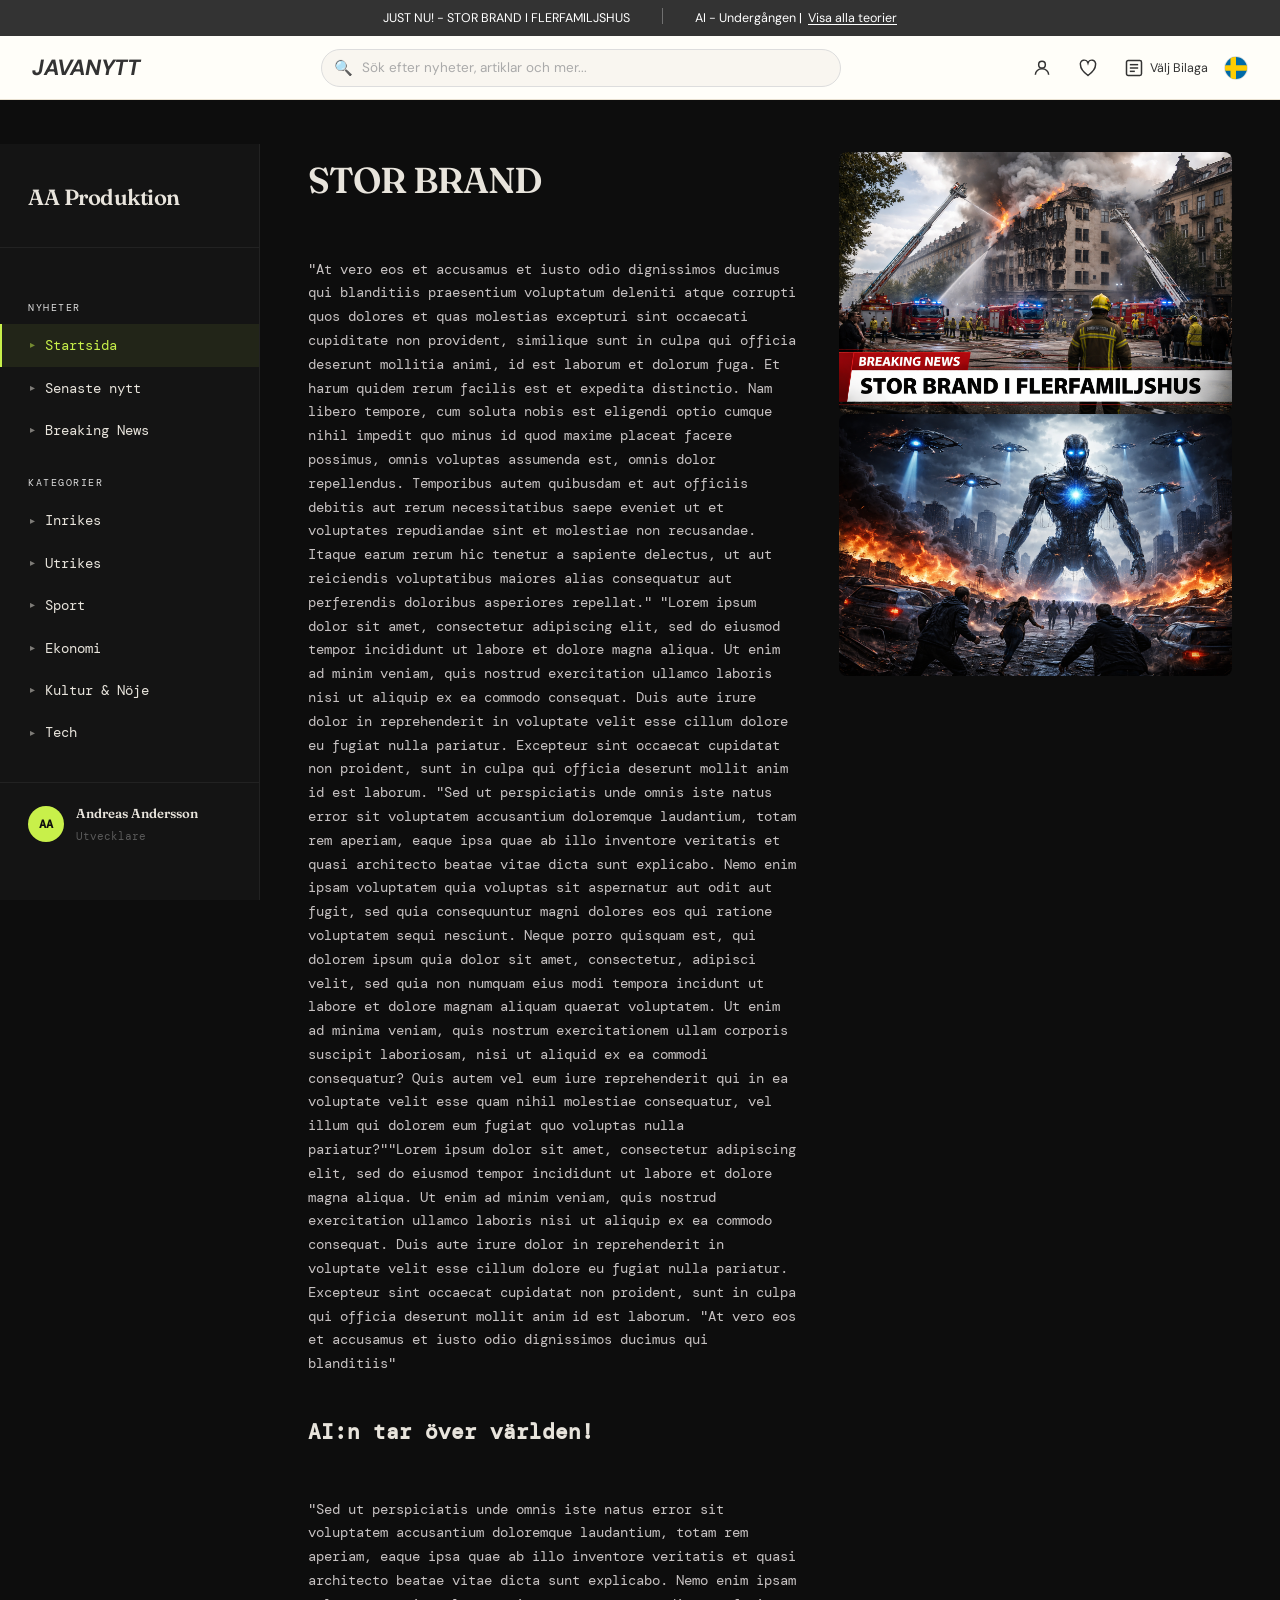
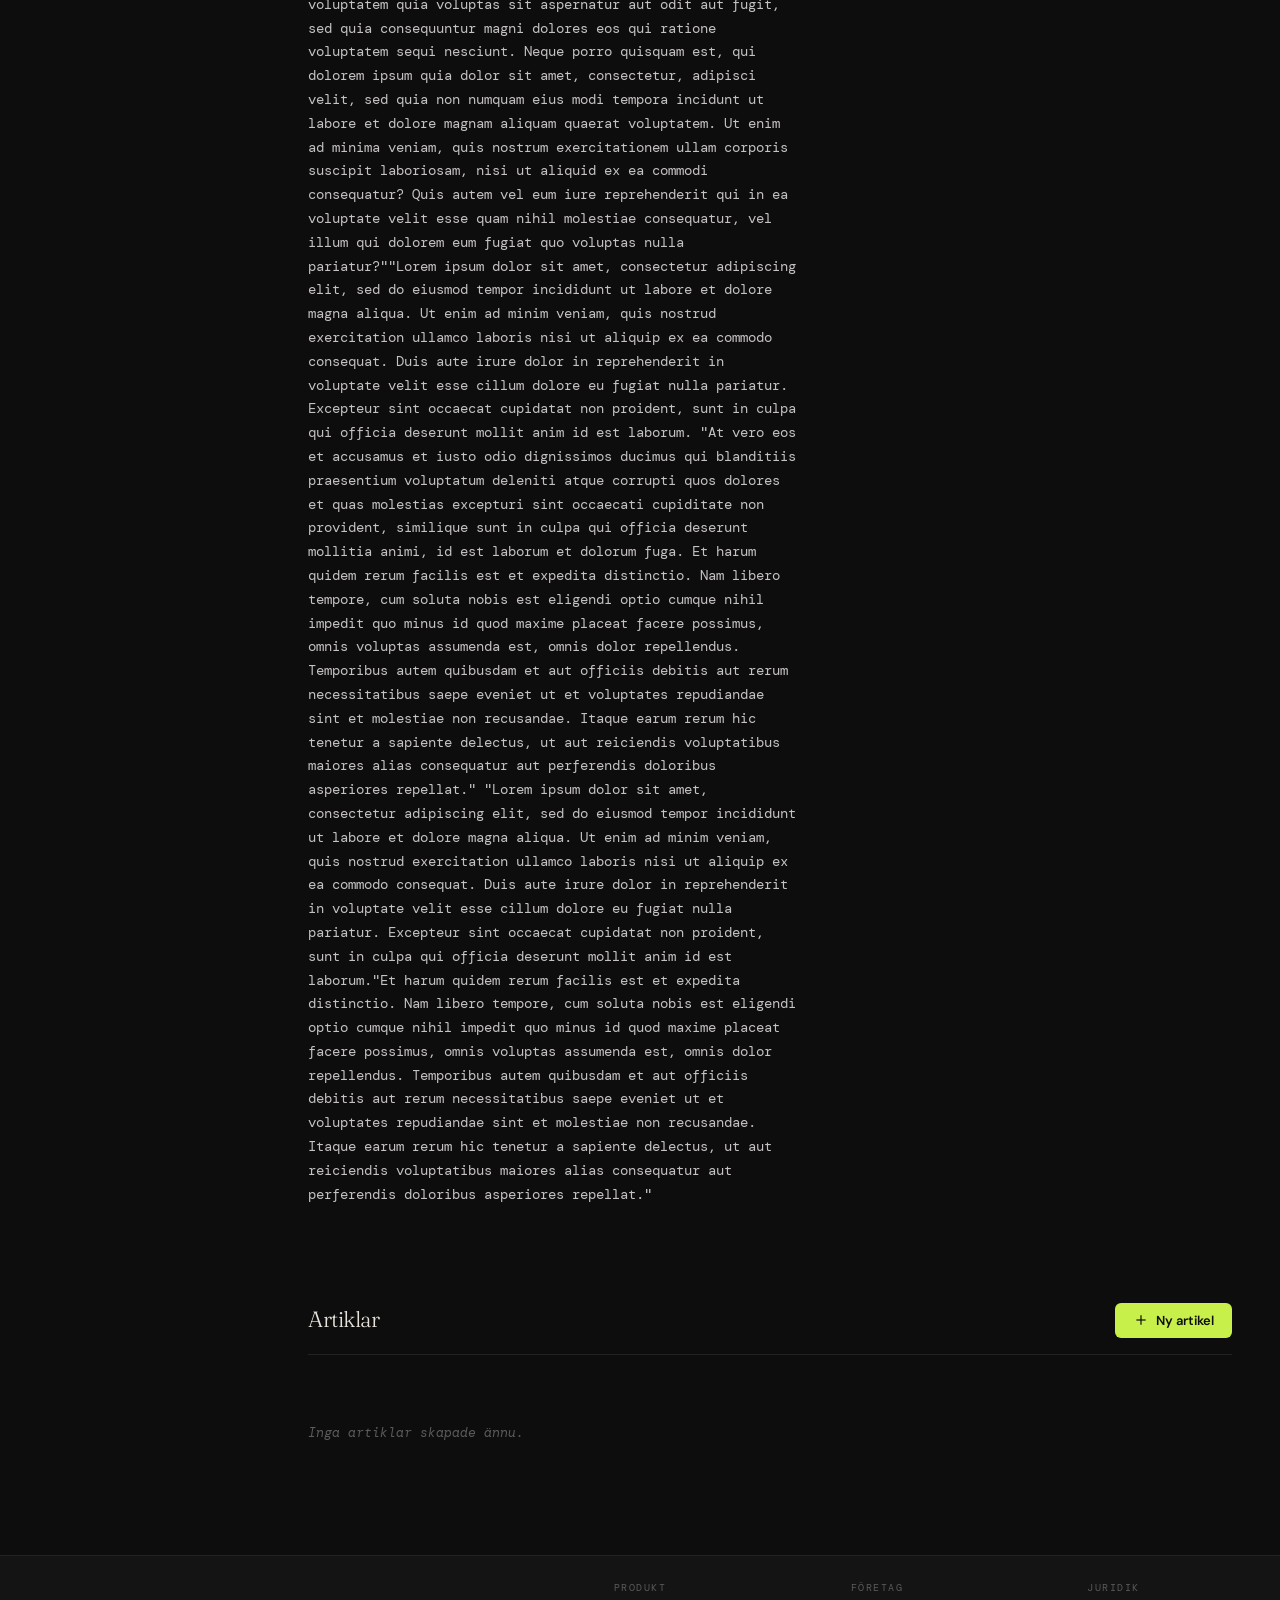
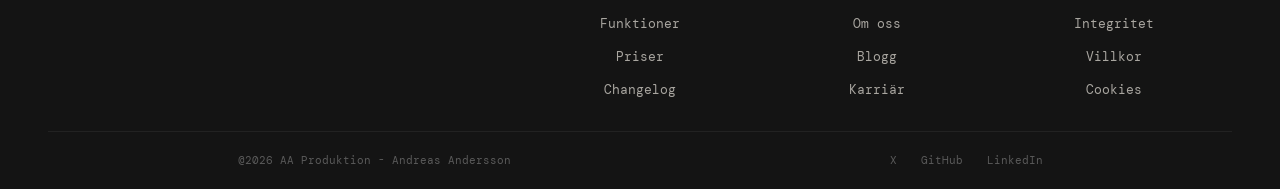
<file: index.html>
<!DOCTYPE html>
<html lang="sv">
<head>
  <meta charset="UTF-8" />
  <meta name="viewport" content="width=device-width, initial-scale=1.0" />
  <title>Layout – Navbar, Sidebar & Footer</title>
  <link href="https://fonts.googleapis.com/css2?family=Fraunces:ital,wght@0,300;0,600;1,300&family=DM+Mono:wght@300;400&family=DM+Sans:wght@400;500;700&display=swap" rel="stylesheet" />
  <link rel="stylesheet" href="css/style.css" />
  <link rel="stylesheet" href="css/articles.css" />
</head>
<body>

  <div id="toast-container" class="toast-container"></div>

  <div class="topbar">
    <div class="topbar-messages">
      <span class="topbar-msg">JUST NU! - STOR BRAND I FLERFAMILJSHUS</span>
      <div class="topbar-divider"></div>
      <span class="topbar-msg">AI - Undergången | <a>Visa alla teorier</a></span>
    </div>
  </div>

  <div class="main-nav">
    <div class="logo">JAVANYTT</div>
    <div class="search-wrap">
      <span class="search-icon">🔍</span>
      <input type="text" placeholder="Sök efter nyheter, artiklar och mer..." />
    </div>
    <div class="nav-icons">
      <button class="nav-icon-btn">
        <svg viewBox="0 0 24 24"><circle cx="12" cy="8" r="4"/><path d="M4 20c0-4 3.6-7 8-7s8 3 8 7"/></svg>
      </button>
      <button class="nav-icon-btn">
        <svg viewBox="0 0 24 24"><path d="M12 21C12 21 3 14.5 3 8.5A4.5 4.5 0 0 1 12 6a4.5 4.5 0 0 1 9 2.5C21 14.5 12 21 12 21z"/></svg>
      </button>
      <button class="nav-icon-btn">
        <svg viewBox="0 0 24 24" fill="none" stroke="#333" stroke-width="1.8">
          <rect x="3" y="3" width="18" height="18" rx="2"/>
          <line x1="7" y1="8" x2="17" y2="8"/>
          <line x1="7" y1="12" x2="17" y2="12"/>
          <line x1="7" y1="16" x2="13" y2="16"/>
        </svg>
        <span>Välj Bilaga</span>
      </button>
      <div class="flag">
        <svg viewBox="0 0 24 24" xmlns="http://www.w3.org/2000/svg">
          <rect width="24" height="24" fill="#006AA7"/>
          <rect y="9" width="24" height="6" fill="#FECC02"/>
          <rect x="6" width="6" height="24" fill="#FECC02"/>
          <rect y="10" width="24" height="4" fill="#FECC02"/>
          <rect x="7" width="4" height="24" fill="#FECC02"/>
        </svg>
      </div>
    </div>
  </div>

  <div class="page">

    <aside class="sidebar">
      <div class="sidebar__logo">
        <span>AA Produktion</span>
      </div>
      <nav class="sidebar__nav">
        <p class="sidebar__label">Nyheter</p>
        <ul>
          <li class="sidebar__item sidebar__item--active">
            <a href="#"><span class="icon">▸</span> Startsida</a>
          </li>
          <li class="sidebar__item">
            <a href="#"><span class="icon">▸</span> Senaste nytt</a>
          </li>
          <li class="sidebar__item">
            <a href="#"><span class="icon">▸</span> Breaking News</a>
          </li>
        </ul>
        <p class="sidebar__label">Kategorier</p>
        <ul>
          <li class="sidebar__item"><a href="#"><span class="icon">▸</span> Inrikes</a></li>
          <li class="sidebar__item"><a href="#"><span class="icon">▸</span> Utrikes</a></li>
          <li class="sidebar__item"><a href="#"><span class="icon">▸</span> Sport</a></li>
          <li class="sidebar__item"><a href="#"><span class="icon">▸</span> Ekonomi</a></li>
          <li class="sidebar__item"><a href="#"><span class="icon">▸</span> Kultur & Nöje</a></li>
          <li class="sidebar__item"><a href="#"><span class="icon">▸</span> Tech</a></li>
        </ul>
      </nav>
      <div class="sidebar__footer">
        <div class="sidebar__avatar">AA</div>
        <div class="sidebar__user">
          <strong>Andreas Andersson</strong>
          <span>Utvecklare</span>
        </div>
      </div>
    </aside>

    <main class="main">
      <div class="hero">
        <div class="hero__text">
          <h1>STOR BRAND</h1>
          <p>"At vero eos et accusamus et iusto odio dignissimos ducimus qui blanditiis
         praesentium voluptatum deleniti atque corrupti quos dolores et quas molestias
          excepturi sint occaecati cupiditate non provident, similique sunt in culpa qui
           officia deserunt mollitia animi, id est laborum et dolorum fuga. Et harum quidem
            rerum facilis est et expedita distinctio. Nam libero tempore, cum soluta nobis
             est eligendi optio cumque nihil impedit quo minus id quod maxime placeat facere
              possimus, omnis voluptas assumenda est, omnis dolor repellendus. Temporibus autem
               quibusdam et aut officiis debitis aut rerum necessitatibus saepe eveniet ut et
                voluptates repudiandae sint et molestiae non recusandae. Itaque earum rerum 
                hic tenetur a sapiente delectus, ut aut reiciendis voluptatibus maiores
                 alias consequatur aut perferendis doloribus asperiores repellat." "Lorem ipsum
                  dolor sit amet, consectetur adipiscing elit, sed do eiusmod tempor incididunt
                   ut labore et dolore magna aliqua. Ut enim ad minim veniam, quis nostrud
                    exercitation ullamco laboris nisi ut aliquip ex ea commodo consequat.
                     Duis aute irure dolor in reprehenderit in voluptate velit esse cillum
                      dolore eu fugiat nulla pariatur. Excepteur sint occaecat cupidatat
                       non proident, sunt in culpa qui officia deserunt mollit anim id
                        est laborum. "Sed ut perspiciatis unde omnis iste natus error sit voluptatem
                   accusantium doloremque laudantium, totam rem aperiam, eaque ipsa
                    quae ab illo inventore veritatis et quasi architecto beatae vitae
                     dicta sunt explicabo. Nemo enim ipsam voluptatem quia voluptas sit
                      aspernatur aut odit aut fugit, sed quia consequuntur magni dolores
                       eos qui ratione voluptatem sequi nesciunt. Neque porro quisquam
                        est, qui dolorem ipsum quia dolor sit amet, consectetur, adipisci
                         velit, sed quia non numquam eius modi tempora incidunt ut labore
                          et dolore magnam aliquam quaerat voluptatem. Ut enim ad minima
                           veniam, quis nostrum exercitationem ullam corporis suscipit
                            laboriosam, nisi ut aliquid ex ea commodi consequatur? Quis
                             autem vel eum iure reprehenderit qui in ea voluptate velit
                              esse quam nihil molestiae consequatur, vel illum qui dolorem
                               eum fugiat quo voluptas nulla pariatur?""Lorem ipsum dolor sit
                                amet, consectetur adipiscing elit, sed do eiusmod tempor incididunt
                                 ut labore et dolore magna aliqua. Ut enim ad minim veniam,
                                  quis nostrud exercitation ullamco laboris nisi ut aliquip ex 
                                  ea commodo consequat. Duis aute irure dolor in reprehenderit in
                                   voluptate velit esse cillum dolore eu fugiat nulla pariatur. Excepteur
                                    sint occaecat cupidatat non proident, sunt in culpa qui officia deserunt
                                     mollit anim id est laborum. "At vero eos et accusamus et iusto odio dignissimos ducimus qui blanditiis"</p>
          <h2>AI:n tar över världen!</h2>
          <p>"Sed ut perspiciatis unde omnis iste natus error sit voluptatem
                   accusantium doloremque laudantium, totam rem aperiam, eaque ipsa
                    quae ab illo inventore veritatis et quasi architecto beatae vitae
                     dicta sunt explicabo. Nemo enim ipsam voluptatem quia voluptas sit
                      aspernatur aut odit aut fugit, sed quia consequuntur magni dolores
                       eos qui ratione voluptatem sequi nesciunt. Neque porro quisquam
                        est, qui dolorem ipsum quia dolor sit amet, consectetur, adipisci
                         velit, sed quia non numquam eius modi tempora incidunt ut labore
                          et dolore magnam aliquam quaerat voluptatem. Ut enim ad minima
                           veniam, quis nostrum exercitationem ullam corporis suscipit
                            laboriosam, nisi ut aliquid ex ea commodi consequatur? Quis
                             autem vel eum iure reprehenderit qui in ea voluptate velit
                              esse quam nihil molestiae consequatur, vel illum qui dolorem
                               eum fugiat quo voluptas nulla pariatur?""Lorem ipsum dolor sit
                                amet, consectetur adipiscing elit, sed do eiusmod tempor incididunt
                                 ut labore et dolore magna aliqua. Ut enim ad minim veniam,
                                  quis nostrud exercitation ullamco laboris nisi ut aliquip ex 
                                  ea commodo consequat. Duis aute irure dolor in reprehenderit in
                                   voluptate velit esse cillum dolore eu fugiat nulla pariatur. Excepteur
                                    sint occaecat cupidatat non proident, sunt in culpa qui officia deserunt
                                     mollit anim id est laborum. "At vero eos et accusamus et iusto odio dignissimos ducimus qui blanditiis
         praesentium voluptatum deleniti atque corrupti quos dolores et quas molestias
          excepturi sint occaecati cupiditate non provident, similique sunt in culpa qui
           officia deserunt mollitia animi, id est laborum et dolorum fuga. Et harum quidem
            rerum facilis est et expedita distinctio. Nam libero tempore, cum soluta nobis
             est eligendi optio cumque nihil impedit quo minus id quod maxime placeat facere
              possimus, omnis voluptas assumenda est, omnis dolor repellendus. Temporibus autem
               quibusdam et aut officiis debitis aut rerum necessitatibus saepe eveniet ut et
                voluptates repudiandae sint et molestiae non recusandae. Itaque earum rerum 
                hic tenetur a sapiente delectus, ut aut reiciendis voluptatibus maiores
                 alias consequatur aut perferendis doloribus asperiores repellat." "Lorem ipsum
                  dolor sit amet, consectetur adipiscing elit, sed do eiusmod tempor incididunt
                   ut labore et dolore magna aliqua. Ut enim ad minim veniam, quis nostrud
                    exercitation ullamco laboris nisi ut aliquip ex ea commodo consequat.
                     Duis aute irure dolor in reprehenderit in voluptate velit esse cillum
                      dolore eu fugiat nulla pariatur. Excepteur sint occaecat cupidatat
                       non proident, sunt in culpa qui officia deserunt mollit anim id
                        est laborum."Et harum quidem
            rerum facilis est et expedita distinctio. Nam libero tempore, cum soluta nobis
             est eligendi optio cumque nihil impedit quo minus id quod maxime placeat facere
              possimus, omnis voluptas assumenda est, omnis dolor repellendus. Temporibus autem
               quibusdam et aut officiis debitis aut rerum necessitatibus saepe eveniet ut et
                voluptates repudiandae sint et molestiae non recusandae. Itaque earum rerum 
                hic tenetur a sapiente delectus, ut aut reiciendis voluptatibus maiores
                 alias consequatur aut perferendis doloribus asperiores repellat."</p>
        </div>
        <div class="hero__image">
          <img src="nyhet.png" alt="Nyhetsbild" />
          <img src="AI.png" alt="AI-bild" class="hero__imageAI" />
        </div>
      </div>

      <section class="articles-section">
        <div class="articles-section__header">
          <h2 class="articles-section__title">Artiklar</h2>
          <button class="btn-create js-open-modal">
            <svg viewBox="0 0 24 24" fill="none" stroke="currentColor" stroke-width="1.8">
              <line x1="12" y1="5" x2="12" y2="19"/>
              <line x1="5" y1="12" x2="19" y2="12"/>
            </svg>
            Ny artikel
          </button>
        </div>
        <div class="articles-grid" id="articles-grid"></div>
      </section>
    </main>

    <footer class="footer">
      <div class="footer__brand"></div>
      <nav class="footer__nav">
        <p class="footer__heading">Produkt</p>
        <ul>
          <li><a href="#">Funktioner</a></li>
          <li><a href="#">Priser</a></li>
          <li><a href="#">Changelog</a></li>
        </ul>
      </nav>
      <nav class="footer__nav">
        <p class="footer__heading">Företag</p>
        <ul>
          <li><a href="#">Om oss</a></li>
          <li><a href="#">Blogg</a></li>
          <li><a href="#">Karriär</a></li>
        </ul>
      </nav>
      <nav class="footer__nav">
        <p class="footer__heading">Juridik</p>
        <ul>
          <li><a href="#">Integritet</a></li>
          <li><a href="#">Villkor</a></li>
          <li><a href="#">Cookies</a></li>
        </ul>
      </nav>
      <div class="footer__bottom">
        <span><p>@2026 AA Produktion - Andreas Andersson</p></span>
        <div class="footer__socials">
          <a href="#">X</a>
          <a href="#">GitHub</a>
          <a href="#">LinkedIn</a>
        </div>
      </div>
    </footer>
  </div>

  <div class="modal" id="article-modal" role="dialog" aria-modal="true" aria-labelledby="modal-heading">
    <div class="modal__panel">
      <div class="modal__header">
        <h2 class="modal__title" id="modal-heading">Ny artikel</h2>
        <button class="modal__close" id="modal-close" aria-label="Stäng">
          <svg viewBox="0 0 24 24" fill="none" stroke="currentColor" stroke-width="1.8">
            <line x1="18" y1="6" x2="6" y2="18"/>
            <line x1="6" y1="6" x2="18" y2="18"/>
          </svg>
        </button>
      </div>

      <form class="article-form" id="article-form" novalidate>
        <div class="form__group">
          <label class="form__label" for="modal-title-input">Titel <span class="form__req">*</span></label>
          <input class="form__input" id="modal-title-input" type="text" placeholder="Artikelns rubrik..." maxlength="120" />
          <span class="form__error" id="error-title"></span>
        </div>

        <div class="form__group">
          <label class="form__label" for="modal-category-input">Kategori <span class="form__req">*</span></label>
          <select class="form__input form__select" id="modal-category-input">
            <option value="">Välj kategori…</option>
            <option value="Inrikes">Inrikes</option>
            <option value="Utrikes">Utrikes</option>
            <option value="Sport">Sport</option>
            <option value="Ekonomi">Ekonomi</option>
            <option value="Kultur & Nöje">Kultur & Nöje</option>
            <option value="Tech">Tech</option>
          </select>
          <span class="form__error" id="error-category"></span>
        </div>

        <div class="form__group">
          <label class="form__label" for="modal-body-input">Ingress <span class="form__req">*</span></label>
          <textarea class="form__input form__textarea" id="modal-body-input" placeholder="Skriv en kort ingress…" rows="4" maxlength="600"></textarea>
          <span class="form__error" id="error-body"></span>
        </div>

        <div class="form__actions">
          <button type="button" class="btn-cancel" id="modal-cancel">Avbryt</button>
          <button type="submit" class="btn-submit">Publicera artikel</button>
        </div>
      </form>
    </div>
  </div>

  <script src="javascript.js"></script>
</body>
</html>
</file>
<file: css/style.css>
.topbar {
  position: fixed;
  top: 0; left: 0; right: 0;
  height: 36px;
  background: #333;
  display: flex;
  align-items: center;
  justify-content: space-between;
  padding: 0 32px;
  z-index: 1100;
}

.topbar-messages {
  display: flex;
  gap: 32px;
  flex: 1;
  justify-content: center;
}

.topbar-msg {
  font-family: 'DM Sans', sans-serif;
  font-size: 12.5px;
  color: #ffffff;
  display: flex;
  align-items: center;
  gap: 6px;
  white-space: nowrap;
}

.topbar-msg a {
  color: #fff;
  text-decoration: underline;
  text-underline-offset: 2px;
  cursor: pointer;
}

.topbar-divider {
  width: 1px;
  height: 16px;
  background: rgba(255,255,255,0.3);
  flex-shrink: 0;
}

.main-nav {
  position: fixed;
  top: 36px; left: 0; right: 0;
  height: 64px;
  background: #fffef9;
  border-bottom: 1px solid #e8e0d0;
  display: flex;
  align-items: center;
  justify-content: space-between;
  padding: 0 32px;
  z-index: 1099;
  gap: 16px;
}

.logo {
  font-family: 'DM Sans', sans-serif;
  font-size: 22px;
  font-weight: 700;
  color: #333;
  letter-spacing: -0.5px;
  text-transform: uppercase;
  flex-shrink: 0;
  cursor: pointer;
  font-style: italic;
}

.search-wrap {
  flex: 1;
  max-width: 520px;
  position: relative;
}

.search-wrap input {
  width: 100%;
  height: 38px;
  border: 1.5px solid #ddd;
  border-radius: 20px;
  padding: 0 16px 0 40px;
  font-size: 13.5px;
  font-family: 'DM Sans', sans-serif;
  background: #f9f6f0;
  color: #333;
  outline: none;
  transition: border-color 0.2s;
}

.search-wrap input:focus { border-color: #1a3a2a; }
.search-wrap input::placeholder { color: #aaa; }

.search-icon {
  position: absolute;
  left: 13px;
  top: 50%;
  transform: translateY(-50%);
  color: #888;
  font-size: 15px;
  pointer-events: none;
}

.nav-icons {
  display: flex;
  align-items: center;
  gap: 6px;
  flex-shrink: 0;
}

.nav-icon-btn {
  display: flex;
  align-items: center;
  gap: 6px;
  padding: 6px 10px;
  border: none;
  background: none;
  cursor: pointer;
  border-radius: 8px;
  font-family: 'DM Sans', sans-serif;
  font-size: 12.5px;
  color: #333;
  transition: background 0.15s;
  white-space: nowrap;
}

.nav-icon-btn:hover { background: #f0ebe0; }

.nav-icon-btn svg {
  width: 20px;
  height: 20px;
  stroke: #333;
  fill: none;
  stroke-width: 1.8;
  flex-shrink: 0;
}

.flag {
  width: 24px;
  height: 24px;
  border-radius: 50%;
  overflow: hidden;
  cursor: pointer;
  border: 1.5px solid #ddd;
}

.link-nav {
  position: fixed;
  top: 100px; left: 0; right: 0;
  height: 44px;
  background: #fffef9;
  border-bottom: 1px solid #e8e0d0;
  display: flex;
  align-items: center;
  justify-content: center;
  z-index: 1098;
  padding: 0 32px;
}

.link-nav-inner {
  position: relative;
  display: flex;
  align-items: center;
  height: 100%;
}

.link-nav-inner a {
  position: relative;
  padding: 0 18px;
  font-size: 13.5px;
  font-weight: 500;
  font-family: 'DM Sans', sans-serif;
  color: #222;
  text-decoration: none;
  white-space: nowrap;
  z-index: 1;
  height: 100%;
  display: flex;
  align-items: center;
  transition: color 0.2s;
}

.link-nav-inner a:hover { color: #1a3a2a; }
.link-nav-inner a.active { color: #1a3a2a; }

.link-nav-inner .highlight {
  position: absolute;
  bottom: 0;
  left: 0;
  height: 2.5px;
  background: #1a3a2a;
  border-radius: 2px;
  transition: left 0.35s cubic-bezier(.4,0,.2,1), width 0.35s cubic-bezier(.4,0,.2,1);
  z-index: 0;
}

.link-nav-inner a .arrow {
  margin-left: 4px;
  font-size: 10px;
  opacity: 0.6;
  transition: transform 0.2s;
  display: inline-block;
}

.link-nav-inner a:hover .arrow { transform: rotate(180deg); }

.badge {
  display: inline-block;
  background: #e8f5e9;
  color: #1a3a2a;
  font-size: 11px;
  font-weight: 600;
  padding: 2px 7px;
  border-radius: 10px;
  margin-left: 5px;
  vertical-align: middle;
}

*, *::before, *::after {
  box-sizing: border-box;
  margin: 0;
  padding: 0;
}

:root {
  --bg:        #0d0d0d;
  --surface:   #141414;
  --sidebar-w: 260px;
  --accent:    #c8f04a;
  --text:      #e8e4dc;
  --muted:     #5a5a5a;
  --border:    #222;
  --footer-h:  220px;
}

html, body {
  height: 100%;
  background: var(--bg);
  color: var(--text);
  font-family: 'DM Mono', monospace;
  font-size: 14px;
  line-height: 1.6;
}

a {
  color: inherit;
  text-decoration: none;
}

ul {
  list-style: none;
}

.page {
  display: grid;
  grid-template-columns: var(--sidebar-w) 1fr;
  grid-template-rows: 1fr auto;
  min-height: 100vh;
  margin-top: 144px; 
}

.sidebar {
  grid-row: 1 / 2;
  grid-column: 1 / 2;
  background: var(--surface);
  border-right: 1px solid var(--border);
  display: flex;
  flex-direction: column;
  padding: 36px 0;
  position: sticky;
  top: 144px;
  height: calc(100vh - 144px);
  overflow-y: auto;
}

.sidebar__logo {
  padding: 0 28px 32px;
  border-bottom: 1px solid var(--border);
  font-family: 'Fraunces', serif;
  font-size: 22px;
  font-weight: 600;
  letter-spacing: -0.5px;
}

.sidebar__logo em {
  color: var(--accent);
  font-style: normal;
}

.sidebar__nav {
  flex: 1;
  padding: 28px 0;
}

.sidebar__label {
  padding: 0 28px;
  margin-bottom: 8px;
  margin-top: 24px;
  font-size: 10px;
  letter-spacing: 0.15em;
  text-transform: uppercase;
  color: #ddd
}

.sidebar__item a {
  display: flex;
  align-items: center;
  gap: 10px;
  padding: 10px 28px;
  border-left: 2px solid transparent;
  transition: background 0.2s, border-color 0.2s, color 0.2s;
}

.sidebar__item a:hover {
  background: rgba(200, 240, 74, 0.05);
  border-left-color: var(--accent);
  color: var(--accent);
}

.sidebar__item--active a {
  background: rgba(200, 240, 74, 0.08);
  border-left-color: var(--accent);
  color: var(--accent);
}

.icon {
  font-size: 10px;
  opacity: 0.5;
}

.sidebar__footer {
  display: flex;
  align-items: center;
  gap: 12px;
  padding: 20px 28px;
  border-top: 1px solid var(--border);
  margin-top: auto;
}

.sidebar__avatar {
  width: 36px;
  height: 36px;
  border-radius: 50%;
  background: var(--accent);
  color: #0d0d0d;
  font-weight: 700;
  font-size: 12px;
  display: flex;
  align-items: center;
  justify-content: center;
  flex-shrink: 0;
}

.sidebar__user strong {
  display: block;
  font-size: 13px;
  font-family: 'Fraunces', serif;
  font-weight: 600;
}

.sidebar__user span {
  font-size: 11px;
  color: var(--muted);
}

.main {
  padding: 8px 48px;
}

.main h1 {
  font-family: 'Fraunces', serif;
  font-size: 40px;
  font-weight: 300;
  letter-spacing: -1px;
  margin-bottom: 16px;
}

.main p {
  color: var(--muted);
  padding: 40px 0;
}

.footer {
  grid-column: 1 / -1;
  background: var(--surface);
  border-top: 1px solid var(--border);
  display: grid;
  grid-template-columns: 2fr 1fr 1fr 1fr;
  grid-template-rows: 1fr auto;
  gap: 0;
  padding: 24px 48px 0;
  text-align: center;
}

.footer__brand {
  padding-right: 40px;
  text-align: center;
}

.footer__logo {
  font-family: 'Fraunces', serif;
  font-size: 20px;
  font-weight: 600;
  display: block;
  margin-bottom: 12px;
}

.footer__logo em {
  color: var(--accent);
  font-style: normal;
}

.footer__brand p {
  font-size: 12px;
  color: var(--muted);
  line-height: 1.8;
}

.footer__nav {
  padding: 0 16px;
  text-align: center;
}

.footer__heading {
  font-size: 10px;
  letter-spacing: 0.15em;
  text-transform: uppercase;
  color: var(--muted);
  margin-bottom: 16px;
}

.footer__nav ul li {
  margin-bottom: 10px;
}

.footer__nav ul li a {
  font-size: 13px;
  color: var(--text);
  opacity: 0.7;
  transition: opacity 0.2s, color 0.2s;
}

.footer__nav ul li a:hover {
  opacity: 1;
  color: var(--accent);
  text-align: center;
}

.footer__bottom {
  grid-column: 1 / -1;
  display: flex;
  align-items: center;
  justify-content: space-around;
  border-top: 1px solid var(--border);
  padding: 20px 0;
  margin-top: 20px;
  font-size: 11px;
  color: var(--muted);

}

.footer__socials {
  display: flex;
  gap: 24px;
}

.footer__socials a {
  color: var(--muted);
  transition: color 0.2s;
}

.footer__socials a:hover {
  color: var(--accent);
}

.hero {
  display: flex;
  align-items: flex-start;
  gap: 40px;
  padding: 0;
}

.hero__text {
  flex: 1;
}

.hero__text h1 {
  font-family: 'Fraunces', serif;
  font-size: 36px;
  font-weight: 600;
  margin-bottom: 0;
}

.hero__text p {
  margin-top: 8px;
  color: #c7c2c2;
  line-height: 1.7;
}

.hero__image {
  flex: 0.8;
}

.hero__image img {
  width: 100%;
  height: auto; 
  display: block;
  border-radius: 8px;
}
</file>
<file: css/articles.css>
.articles-section {
  margin-top: 56px;
  padding-bottom: 64px;
}

.articles-section__header {
  display: flex;
  align-items: center;
  justify-content: space-between;
  margin-bottom: 28px;
  border-bottom: 1px solid var(--border);
  padding-bottom: 16px;
}

.articles-section__title {
  font-family: 'Fraunces', serif;
  font-size: 22px;
  font-weight: 300;
  letter-spacing: -0.5px;
  color: var(--text);
}

.btn-create {
  display: flex;
  align-items: center;
  gap: 7px;
  padding: 9px 18px;
  background: var(--accent);
  color: #0d0d0d;
  border: none;
  border-radius: 6px;
  font-family: 'DM Sans', sans-serif;
  font-size: 13px;
  font-weight: 600;
  cursor: pointer;
  transition: opacity 0.15s, transform 0.15s;
}

.btn-create:hover {
  opacity: 0.88;
  transform: translateY(-1px);
}

.btn-create svg {
  width: 16px;
  height: 16px;
  stroke: #0d0d0d;
}

.articles-grid {
  display: grid;
  grid-template-columns: repeat(auto-fill, minmax(280px, 1fr));
  gap: 20px;
}

.articles__empty {
  color: var(--muted);
  font-size: 13px;
  font-style: italic;
  padding: 32px 0;
}

.article-card {
  background: var(--surface);
  border: 1px solid var(--border);
  border-radius: 10px;
  padding: 22px 22px 16px;
  display: flex;
  flex-direction: column;
  gap: 10px;
  transition: border-color 0.2s, transform 0.2s;
  animation: cardIn 0.3s ease both;
}

@keyframes cardIn {
  from { opacity: 0; transform: translateY(10px); }
  to   { opacity: 1; transform: translateY(0); }
}

.article-card:hover {
  border-color: rgba(200, 240, 74, 0.35);
  transform: translateY(-2px);
}

.article-card__top {
  display: flex;
  align-items: center;
  justify-content: space-between;
}

.article-card__cat {
  font-size: 10px;
  letter-spacing: 0.12em;
  text-transform: uppercase;
  color: var(--accent);
  background: rgba(200, 240, 74, 0.08);
  padding: 3px 9px;
  border-radius: 20px;
  font-family: 'DM Sans', sans-serif;
  font-weight: 600;
}

.article-card__date {
  font-size: 11px;
  color: var(--muted);
  font-family: 'DM Mono', monospace;
}

.article-card__title {
  font-family: 'Fraunces', serif;
  font-size: 17px;
  font-weight: 600;
  line-height: 1.35;
  color: var(--text);
}

.article-card__body {
  font-size: 12.5px;
  color: var(--muted);
  line-height: 1.65;
  flex: 1;
  display: -webkit-box;
  -webkit-line-clamp: 4;
  -webkit-box-orient: vertical;
  overflow: hidden;
  padding: 0;
  margin: 0;
}

.article-card__footer {
  display: flex;
  align-items: center;
  justify-content: space-between;
  margin-top: 6px;
  border-top: 1px solid var(--border);
  padding-top: 12px;
}

.article-card__author {
  font-size: 11px;
  color: var(--muted);
  font-family: 'DM Sans', sans-serif;
}

.article-card__delete {
  display: flex;
  align-items: center;
  gap: 5px;
  background: none;
  border: 1px solid transparent;
  border-radius: 6px;
  color: var(--muted);
  font-size: 11.5px;
  font-family: 'DM Sans', sans-serif;
  cursor: pointer;
  padding: 5px 10px;
  transition: color 0.15s, border-color 0.15s, background 0.15s;
}

.article-card__delete svg {
  width: 14px;
  height: 14px;
  stroke: currentColor;
}

.article-card__delete:hover {
  color: #ff6b6b;
  border-color: rgba(255, 107, 107, 0.3);
  background: rgba(255, 107, 107, 0.06);
}

.modal {
  position: fixed;
  inset: 0;
  background: rgba(0, 0, 0, 0.72);
  display: flex;
  align-items: center;
  justify-content: center;
  z-index: 2000;
  opacity: 0;
  pointer-events: none;
  transition: opacity 0.22s ease;
  backdrop-filter: blur(3px);
}

.modal--open {
  opacity: 1;
  pointer-events: all;
}

.modal__panel {
  background: #1a1a1a;
  border: 1px solid var(--border);
  border-radius: 14px;
  width: min(540px, 94vw);
  padding: 32px 36px 28px;
  transform: translateY(18px) scale(0.97);
  transition: transform 0.25s cubic-bezier(.34,1.56,.64,1);
  box-shadow: 0 24px 80px rgba(0,0,0,0.6);
}

.modal--open .modal__panel {
  transform: translateY(0) scale(1);
}

.modal__header {
  display: flex;
  align-items: center;
  justify-content: space-between;
  margin-bottom: 28px;
}

.modal__title {
  font-family: 'Fraunces', serif;
  font-size: 22px;
  font-weight: 600;
  letter-spacing: -0.4px;
  color: var(--text);
}

.modal__close {
  width: 32px;
  height: 32px;
  background: rgba(255,255,255,0.05);
  border: none;
  border-radius: 8px;
  display: flex;
  align-items: center;
  justify-content: center;
  cursor: pointer;
  transition: background 0.15s;
  color: var(--muted);
}

.modal__close:hover { background: rgba(255,255,255,0.1); color: var(--text); }

.modal__close svg {
  width: 16px;
  height: 16px;
  stroke: currentColor;
}

.article-form {
  display: flex;
  flex-direction: column;
  gap: 20px;
}

.form__group {
  display: flex;
  flex-direction: column;
  gap: 6px;
}

.form__label {
  font-size: 12px;
  font-family: 'DM Sans', sans-serif;
  font-weight: 500;
  letter-spacing: 0.04em;
  color: #aaa;
  text-transform: uppercase;
}

.form__req {
  color: var(--accent);
  margin-left: 2px;
}

.form__input {
  background: #111;
  border: 1px solid var(--border);
  border-radius: 8px;
  padding: 11px 14px;
  font-size: 13.5px;
  font-family: 'DM Mono', monospace;
  color: var(--text);
  outline: none;
  transition: border-color 0.2s;
  width: 100%;
}

.form__input:focus {
  border-color: var(--accent);
}

.form__input--error {
  border-color: #ff6b6b !important;
}

.form__select {
  cursor: pointer;
  appearance: none;
  background-image: url("data:image/svg+xml,%3Csvg xmlns='http://www.w3.org/2000/svg' width='12' height='12' viewBox='0 0 24 24' fill='none' stroke='%23888' stroke-width='2'%3E%3Cpolyline points='6 9 12 15 18 9'/%3E%3C/svg%3E");
  background-repeat: no-repeat;
  background-position: right 14px center;
  padding-right: 36px;
}

.form__textarea {
  resize: vertical;
  min-height: 96px;
  line-height: 1.6;
}

.form__error {
  font-size: 11.5px;
  color: #ff6b6b;
  font-family: 'DM Sans', sans-serif;
  min-height: 16px;
}

.form__actions {
  display: flex;
  justify-content: flex-end;
  gap: 12px;
  margin-top: 6px;
}

.btn-cancel {
  padding: 10px 20px;
  background: none;
  border: 1px solid var(--border);
  border-radius: 8px;
  color: var(--muted);
  font-family: 'DM Sans', sans-serif;
  font-size: 13px;
  cursor: pointer;
  transition: border-color 0.15s, color 0.15s;
}

.btn-cancel:hover {
  border-color: #555;
  color: var(--text);
}

.btn-submit {
  padding: 10px 22px;
  background: var(--accent);
  border: none;
  border-radius: 8px;
  color: #0d0d0d;
  font-family: 'DM Sans', sans-serif;
  font-size: 13px;
  font-weight: 700;
  cursor: pointer;
  transition: opacity 0.15s, transform 0.15s;
}

.btn-submit:hover {
  opacity: 0.88;
  transform: translateY(-1px);
}

.toast-container {
  position: fixed;
  bottom: 28px;
  right: 28px;
  display: flex;
  flex-direction: column;
  gap: 10px;
  z-index: 3000;
  pointer-events: none;
}

.toast {
  display: flex;
  align-items: center;
  gap: 10px;
  padding: 13px 18px;
  border-radius: 10px;
  background: #1e1e1e;
  border: 1px solid var(--border);
  box-shadow: 0 8px 32px rgba(0,0,0,0.5);
  font-family: 'DM Sans', sans-serif;
  font-size: 13px;
  color: var(--text);
  opacity: 0;
  transform: translateY(12px) scale(0.96);
  transition: opacity 0.25s ease, transform 0.25s cubic-bezier(.34,1.56,.64,1);
  max-width: 320px;
  pointer-events: none;
}

.toast--visible {
  opacity: 1;
  transform: translateY(0) scale(1);
}

.toast__icon {
  width: 22px;
  height: 22px;
  border-radius: 50%;
  display: flex;
  align-items: center;
  justify-content: center;
  font-size: 12px;
  font-weight: 700;
  flex-shrink: 0;
}

.toast--success .toast__icon {
  background: rgba(200, 240, 74, 0.15);
  color: var(--accent);
}

.toast--delete .toast__icon {
  background: rgba(255, 107, 107, 0.12);
  color: #ff6b6b;
}

.toast--delete {
  border-color: rgba(255, 107, 107, 0.2);
}

.toast__msg {
  flex: 1;
  white-space: nowrap;
  overflow: hidden;
  text-overflow: ellipsis;
}
</file>
